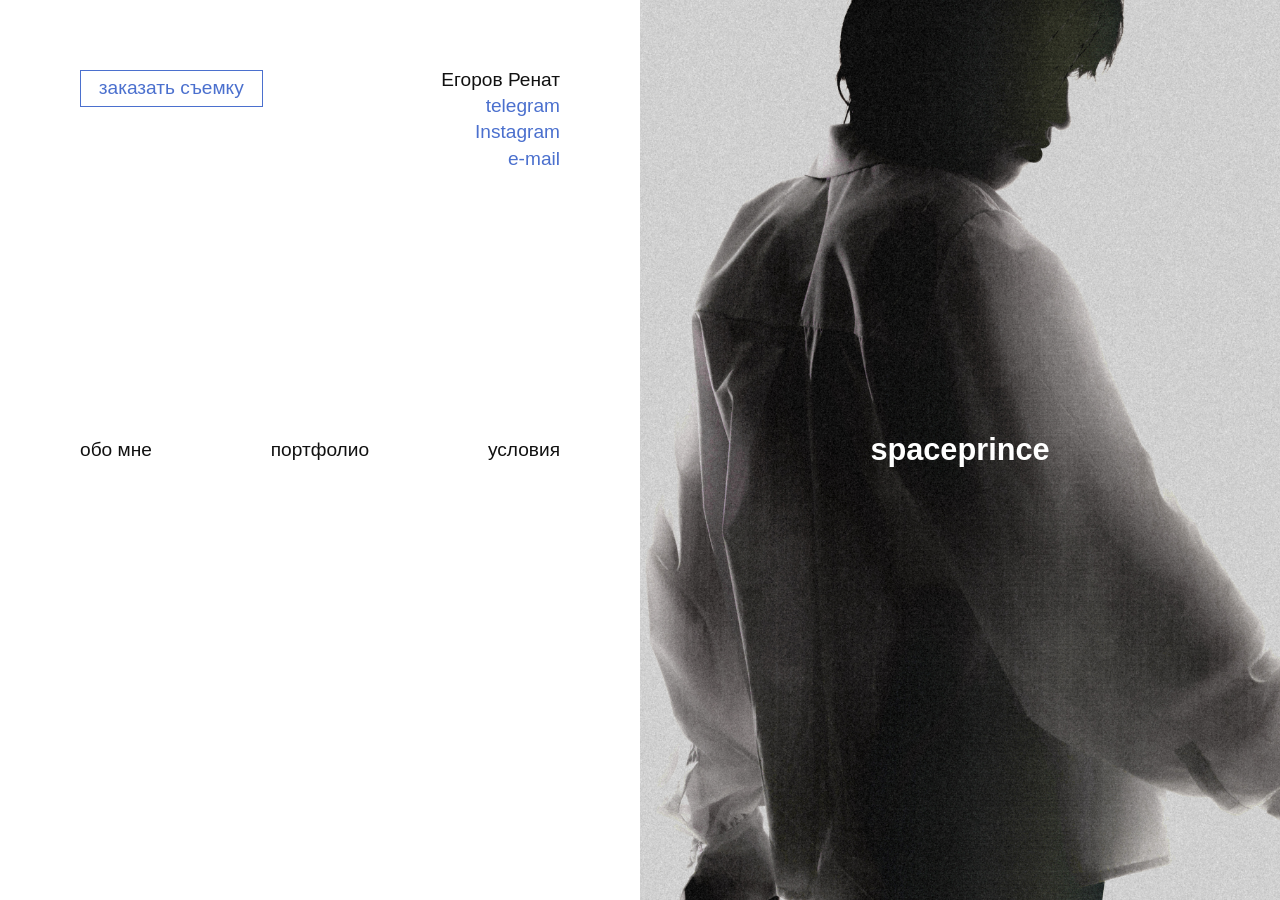
<file: index.html>
<!doctype html>
<html lang="ru">
<head>
  <meta charset="utf-8">
  <meta name="viewport" content="width=device-width, initial-scale=1">
  <meta name="description" content="Егоров Ренат — фотограф. Портфолио и условия съёмки.">
  <title>spaceprince — Егоров Ренат</title>
  <link rel="stylesheet" href="./styles.css">
  <script defer src="./content.js"></script>
  <link rel="stylesheet" href="./mobile.css" media="(max-width: 840px)">
  <script defer src="./mobile.js"></script>
  <script defer src="./site.js"></script>
  <script defer src="./viewer.js"></script>
  <script defer src="./booking.js"></script>
  <script defer src="./typography.js"></script>
</head>
<body>
  <div id="site"></div>
  <dialog id="booking" aria-labelledby="booking-title">
    <button class="booking-close" type="button" aria-label="Закрыть">×</button>
    <h2 id="booking-title">Заказать съёмку</h2>
    <form id="booking-form">
      <div class="booking-row">
        <label>Ваше имя<input name="name" autocomplete="name" required placeholder="Имя"></label>
        <label>Какой формат съёмки интересует?<select name="format" required><option value="">Выберите формат</option></select></label>
      </div>
      <label>Пожелания к съёмке<textarea name="idea" rows="2" placeholder="Расскажите об идее, месте или настроении"></textarea></label>
      <div class="booking-row booking-refs">
        <label>Ссылка на референсы<input type="url" name="reference" placeholder="https://pinterest.com/…"></label>
        <label>Фотографии для примера<input type="file" name="photos" accept="image/*" multiple></label>
      </div>
      <div class="booking-thumbs"></div>
      <fieldset><legend>Где с вами связаться?</legend>
        <div class="booking-channels">
          <label><input type="radio" name="channel" value="telegram" checked><span>Telegram</span></label>
          <label><input type="radio" name="channel" value="vk"><span>ВКонтакте</span></label>
          <label><input type="radio" name="channel" value="email"><span>Почта</span></label>
          <label><input type="radio" name="channel" value="instagram"><span>Instagram</span></label>
        </div>
        <label><span id="booking-contact-label">Ник или номер телефона</span><input name="contact" required placeholder="@username или +7…"></label>
      </fieldset>
      <p class="booking-status" role="status"></p>
      <button type="submit" class="booking-submit">Отправить заявку</button>
    </form>
    <section class="booking-result" hidden><p>В ближайшее время с вами свяжусь, спасибо!</p><button type="button" class="booking-edit">Закрыть окно</button></section>
  </dialog>
</body>
</html>
</file>
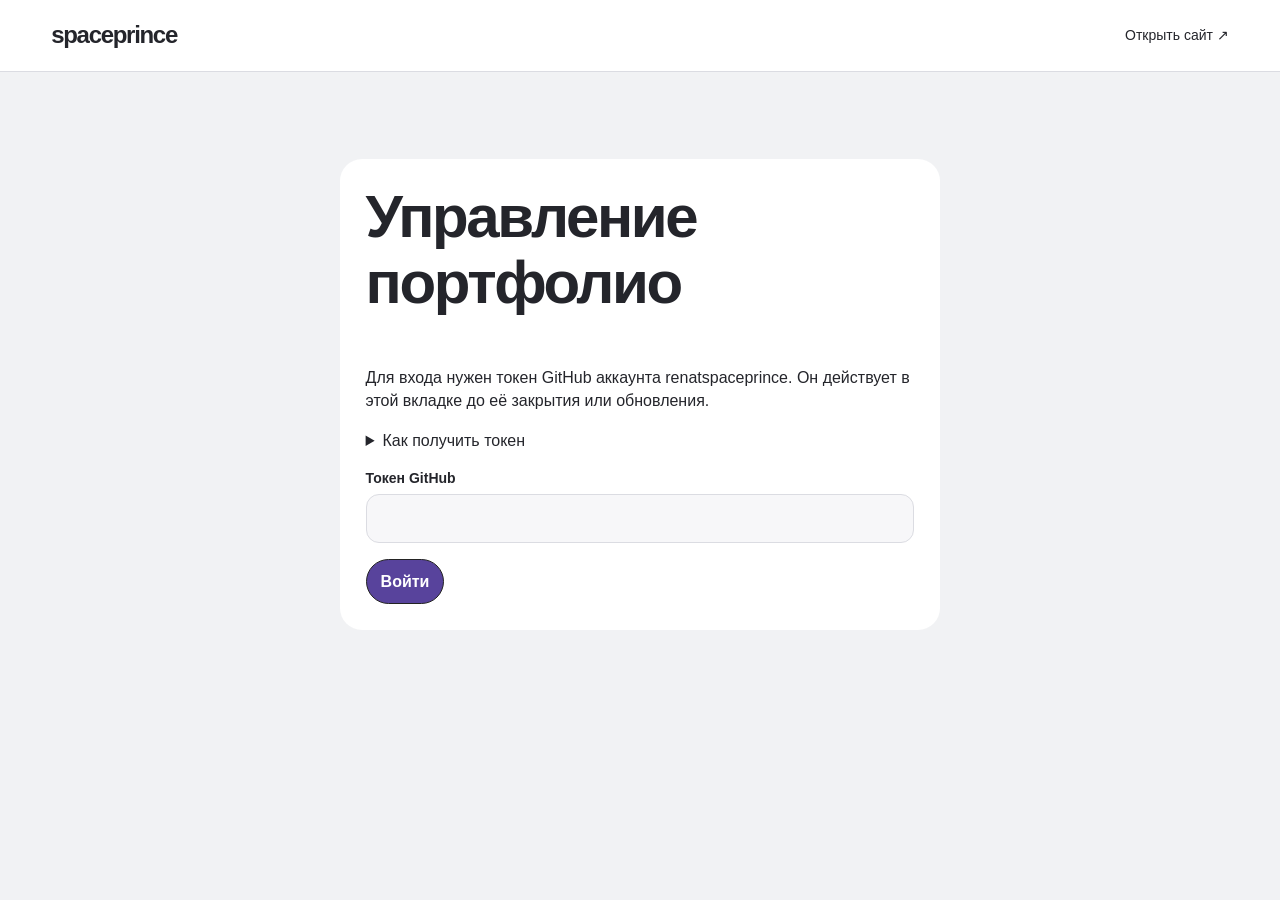
<file: admin/index.html>
<!doctype html>
<html lang="ru"><head><meta charset="utf-8"><meta name="viewport" content="width=device-width,initial-scale=1">
<meta name="robots" content="noindex"><meta http-equiv="Content-Security-Policy" content="default-src 'self'; connect-src https://api.github.com; img-src 'self' blob:; object-src 'none'; base-uri 'none'; form-action 'none'">
<title>Управление портфолио</title><link rel="stylesheet" href="admin.css"><script defer src="admin.js"></script></head>
<body><header><strong>spaceprince</strong><a href="../" target="_blank" rel="noopener">Открыть сайт ↗</a></header>
<main><section id="login"><h1>Управление портфолио</h1><p>Для входа нужен токен GitHub аккаунта renatspaceprince. Он действует в этой вкладке до её закрытия или обновления.</p>
<details><summary>Как получить токен</summary><p>Откройте <a href="https://github.com/settings/personal-access-tokens/new" target="_blank" rel="noreferrer">создание fine-grained token</a>. Введите название «Панель портфолио», выберите срок действия. В Repository access укажите Only select repositories → r.s.portfolio-2026. В разделе Permissions откройте вкладку Repositories и нажмите + Add permissions. Найдите и добавьте Contents. В появившейся строке Contents выберите Read and write. Нажмите Generate token, скопируйте токен и вставьте его в поле «Токен GitHub» на этой странице панели.</p></details>
<form id="auth"><label>Токен GitHub<input id="token" type="password" required autocomplete="off"></label><button class="primary">Войти</button></form></section>
<section id="workspace" hidden><div class="toolbar"><nav><button id="shootTab">Съёмки</button><button id="priceTab">Прайс</button></nav><button id="publish" class="primary">Опубликовать</button><button id="logout">Выйти</button></div>
<div class="columns"><aside id="menu"></aside><article id="edit"></article></div></section><p id="status" role="status" aria-live="polite"></p></main></body></html>
</file>
<file: styles.css>
@font-face {
  font-family: "TT Fors";
  src: local("TT Fors Trial Light"), local("TTForsTrial-Light");
  font-weight: 300;
}
@font-face {
  font-family: "TT Fors";
  src: local("TT Fors Trial Medium"), local("TTForsTrial-Medium");
  font-weight: 500;
}
@font-face {
  font-family: "TT Fors";
  src: local("TT Fors Trial DemiBold"), local("TTForsTrial-DemiBold");
  font-weight: 600;
}
@font-face {
  font-family: "Playfair Display Local";
  src: local("Playfair Display Regular"), local("Playfair Display");
  font-style: normal;
}
@font-face {
  font-family: "Playfair Display Local";
  src: local("Playfair Display Italic");
  font-style: italic;
}
@font-face {
  font-family: "Noto Serif Local";
  src: local("Noto Serif SemiCondensed"), local("Noto Serif");
}

:root {
  font-size: min(1.111111vw, 1.777778svh);
  --type-reduction: 0px;
  --ink: #111;
  --muted: #999;
  --paper: #fff;
  --panel: #f1f1f1;
  --frame: #a9a9a9;
  --edge: 12.5%;
  --top: 7.777778svh;
  --gallery-gap: 1.25rem;
  font-family: "TT Fors", "Avenir Next", Arial, sans-serif;
  font-weight: 300;
  color: var(--ink);
}

*, *::before, *::after { box-sizing: border-box; }
body { margin: 0; background: var(--paper); }
h1, h2, p { margin: 0; }
h2, b { font-weight: inherit; }
a { color: inherit; text-decoration: none; }
a:hover { color: var(--ink); }
a:focus-visible { outline: 2px solid var(--ink); outline-offset: 4px; }
main:focus { outline: none; }
address { font-style: normal; }
.muted { color: var(--muted); }
.photo { display: block; width: 100%; height: 100%; object-fit: cover; }
.visually-hidden {
  position: absolute;
  width: 1px;
  height: 1px;
  overflow: hidden;
  clip-path: inset(50%);
  white-space: nowrap;
}

.layout { display: grid; grid-template-columns: repeat(2, minmax(0, 1fr)); }
.sidebar {
  height: 100svh;
  position: sticky;
  top: 0;
  background: var(--paper);
  font-size: calc(1.34375rem - var(--type-reduction));
  line-height: 1;
}
.primary {
  position: absolute;
  inset: 50% var(--edge) auto;
  transform: translateY(-50%);
  display: flex;
  justify-content: space-between;
  gap: 1rem;
  white-space: nowrap;
}
.upper {
  position: absolute;
  top: var(--top);
  right: var(--edge);
  display: flex;
  flex-direction: column;
  align-items: flex-end;
  gap: .5rem;
  text-align: right;
}
.categories, .primary, .shoot-links { text-transform: lowercase; }
.categories a, .contact-links a, .shoot-links a, .layout:not(.page-home) .primary a { color: var(--muted); }
.layout a:hover, .layout a[aria-current],
.layout:not(.page-home) .primary a:is(:hover, [aria-current]) { color: var(--ink); }
.categories a[href$="/creative"] { margin-top: .625rem; }
.shoot-links {
  position: absolute;
  left: 3.75rem;
  top: min(calc(50% + 18.4375rem), calc(100% - 7.5rem));
  display: grid;
  justify-items: start;
  gap: .5rem;
}

.content { min-width: 0; min-height: 100svh; background: var(--panel); }
.hero { position: relative; min-height: 100svh; display: grid; place-items: center; }
.hero .photo { position: absolute; inset: 0; }
.hero h1 { position: relative; font-size: calc(2.16rem - var(--type-reduction)); font-weight: 600; line-height: 1; color: #fff; }

.page-about .content {
  position: relative;
  min-height: max(100svh, 53rem);
  font-size: calc(1.34375rem - var(--type-reduction));
  line-height: 1;
}
.about-portrait {
  position: absolute;
  left: 10.6944%;
  top: var(--top);
  width: 29.0278%;
  aspect-ratio: 209 / 253;
  overflow: hidden;
}
.about-services {
  position: absolute;
  left: 50%;
  right: 10.75%;
}
.about-services { top: var(--top); }
.about-services .muted { margin-top: 2.244rem; }
.about-services b { color: var(--ink); }
@media (min-width: 841px) {
  .about-bottom {
    position: absolute; top: calc(var(--top) + 35.395rem); left: 10.6944%; right: 10.75%;
    display: grid; grid-template-columns: 50% 1fr; align-items: end;
  }
  .about-clients { grid-area: 1 / 2; }
  .page-about .about-bottom .booking-button { position: static; grid-area: 1 / 1; justify-self: start; }
}
@media (max-width: 840px) { .about-bottom { display: contents; } }
.about-clients .muted { margin-top: .605rem; text-transform: lowercase; }
.about-services span, .about-clients span { display: block; }
.about-name {
  position: absolute;
  top: calc(var(--top) + 19.5rem);
  left: 48.6111%;
  font: 400 calc(5.3475rem - var(--type-reduction))/.8565 "Playfair Display Local", Georgia, serif;
  letter-spacing: -.02em;
  font-kerning: none;
  text-box-trim: trim-both;
  text-box-edge: cap alphabetic;
  color: #000;
}
.about-name em { display: block; font-weight: inherit; }

.photos {
  display: grid;
  grid-template-columns: repeat(2, minmax(0, 1fr));
  gap: var(--gallery-gap);
  margin: var(--top) auto;
}
.photos > * { display: block; height: auto; }
.all-grid { width: 70.4251%; gap: 1.168rem; }
.all-grid > * { aspect-ratio: 244.183 / 320.48; }
.category-grid { width: 77.3889%; grid-template-columns: minmax(0, 1fr); gap: 1.25rem; }
.category-grid > * { aspect-ratio: 557.2 / 731.301; }
.shoot-grid { width: 74.3651%; gap: 1.243rem; }
.shoot-grid > * { aspect-ratio: 257.772 / 338.314; }
.cover { overflow: hidden; }


.more {
  width: min(72.7083%, 32.718rem);
  position: absolute;
  bottom: max(1.75rem, calc(50% - 25.625rem));
  left: calc(50% + .09375rem);
  transform: translateX(-50%);
  text-align: center;
  font-size: calc(1.15625rem - var(--type-reduction));
  white-space: nowrap;
}
.strip { display: grid; grid-template-columns: repeat(4, minmax(0, 1fr)); gap: .6875rem; }
.strip > * { height: auto; aspect-ratio: 122.621 / 160.935; }
@media (prefers-reduced-motion: no-preference) {
  .strip { overflow: hidden; isolation: isolate; }
  .strip > :first-child { z-index: 3; }
  .strip > :nth-child(2) { z-index: 2; }
  .strip > :nth-child(3) { z-index: 1; }
}
.terms-back {
  display: inline-flex;
  align-items: center;
  gap: .4em;
  min-height: 24px;
  margin-bottom: .6rem;
  font-size: .9375rem;
  color: var(--muted);
}
.terms-back:is(:hover, :focus-visible) { color: var(--ink); text-decoration: underline; text-underline-offset: .18em; }
.more a { display: inline-block; margin-top: .625rem; }
.more a:hover { text-decoration: underline; }

.serif {
  font: 400 calc(3.6788rem - var(--type-reduction))/.9 "Noto Serif Local", Georgia, serif;
  letter-spacing: -.02em;
  font-stretch: semi-condensed;
  font-variation-settings: "wdth" 87.5;
  font-kerning: none;
  text-box-trim: trim-both;
  text-box-edge: cap alphabetic;
}
.serif span, .terms-overview aside span { display: block; }

.terms-overview {
  margin: var(--top) 5.42% var(--top);
  min-height: calc(100svh - 2 * var(--top));
  display: grid;
  grid-template-rows: auto 1fr auto;
  gap: 2rem;
}

.term-options {
  display: flex;
  flex-direction: column;
  align-items: flex-start;
  align-self: start;
  gap: 2.25rem;
  margin-left: 1.25rem;
  font-size: calc(1.34375rem - var(--type-reduction));
  line-height: 1;
}
.term-options a { display: grid; grid-template-columns: 1.6469rem 1fr; align-items: center; gap: 1.875rem; }
.term-options a:hover > span { text-decoration: underline; text-decoration-thickness: 1px; }
.term-options small { display: block; margin-top: .25rem; color: var(--muted); font-size: inherit; }
.arrow { display: block; transform: translateX(-1px); }
.terms-contact { line-height: 1; }
.terms-contact h2 { font-size: calc(1.34375rem - var(--type-reduction)); font-weight: 500; margin-bottom: .25rem; }
.terms-contact p { font-size: calc(1.15625rem - var(--type-reduction)); color: var(--muted); }

.terms-detail {
  margin: var(--top) 8.3333% var(--top) 6.9444%;
  min-height: calc(100svh - 2 * var(--top));
  display: flex;
  flex-direction: column;
  justify-content: space-between;
  gap: 2.5rem;
  font-size: calc(1.15625rem - var(--type-reduction));
  line-height: 1;
}
.terms-detail header p { margin-top: 1.375rem; }
.terms-detail :is(p, h2) { text-transform: lowercase; }
.terms-detail p { white-space: pre-line; }
.service-sections { display: grid; gap: 1.375rem; }
.terms-detail h2 { font-size: inherit; margin-bottom: .375rem; }
.terms-detail:is([data-category="creative"], [data-category="food"]) .service-sections h2 { font-weight: 500; }
.terms-detail footer p + p { margin-top: .375rem; }
.terms-detail[data-category="food"] footer p:first-child { color: var(--ink); }
.service-sections p, .terms-detail footer p { color: var(--muted); }

@media (min-width: 841px) {
  .layout { height: 100svh; grid-template-rows: minmax(0, 1fr); }
  .content { position: relative; }
  .page-portfolio .content { overflow-y: auto; }
  .about-portrait { width: min(29.0278%, 13.0625rem); }
  .term-options { margin-top: 6.1875rem; }
  .terms-overview h1, .terms-detail h1 { height: 6.0625rem; }
  .terms-detail header { position: relative; }
  .terms-back { position: absolute; bottom: 100%; left: 0; margin-bottom: .65rem; }
  .terms-detail:is([data-category="catalog"], [data-category="food"]) h1 { height: 2.6875rem; }
}

@media (min-width: 1800px) {
  :root { --type-reduction: 2.5px; }
}

@media (max-width: 840px) {
  :root {
    font-size: 16px;
    --muted: #646464;
    --gallery-gap: .875rem;
    --mobile-edge: 1.25rem;
  }
  .layout { display: flex; flex-direction: column; min-height: 100svh; }
  .sidebar { display: contents; font-size: 1rem; }
  .primary, .upper, .shoot-links, .more { position: static; transform: none; }
  .primary { order: 0; padding: 1.375rem var(--mobile-edge); }
  .upper { order: 1; padding: 0 var(--mobile-edge) 1.5rem; }
  .contacts { order: -1; padding: 1.375rem var(--mobile-edge) 0; }
  .shoot-links { order: 2; padding: 0 var(--mobile-edge) 1.5rem; }
  .content { order: 3; flex: 1; min-height: auto; }
  .hero { min-height: 60svh; }
  .hero h1 { font-size: 2rem; }
  .page-about .content {
    min-height: auto;
    display: grid;
    grid-template-columns: minmax(0, 2fr) minmax(0, 3fr);
    align-items: start;
    gap: 1.4rem 1rem;
    padding: 1.5rem var(--mobile-edge) 2rem;
    font-size: 1rem;
    line-height: 1.15;
  }
  .about-portrait, .about-services, .about-clients, .about-name { position: static; }
  .about-portrait { width: 100%; grid-row: 1 / 3; }
  .about-services .muted { margin-top: .875rem; }
  .about-name { font-size: clamp(2rem, 9vw, 4.75rem); }
  .about-clients { grid-column: 1 / -1; }
  .photos { width: auto; margin: 1.5rem var(--mobile-edge); }
  .terms-overview, .terms-detail {
    min-height: auto;
    margin: 1.75rem var(--mobile-edge) 2.5rem;
    gap: 2.25rem;
    line-height: 1.2;
  }
  .terms-overview h1, .terms-detail h1 { font-size: clamp(2rem, 8.5vw, 4rem); }
  .term-options { gap: 1.25rem; margin: 0; font-size: 1rem; line-height: 1.2; }
  .term-options a { gap: .875rem; }
  .terms-contact { line-height: 1.2; }
  .terms-contact h2 { font-size: 1.125rem; }
  .terms-contact p, .terms-detail { font-size: 1rem; }
  .terms-overview aside span { display: inline; }
  .terms-overview aside span + span::before { content: " "; }
  .terms-detail header p { margin-top: 1rem; }
  .more { order: 4; width: 100%; padding: 1.5rem var(--mobile-edge); font-size: 1rem; }
}

@media (max-width: 520px) {
  .shoot-grid { grid-template-columns: minmax(0, 1fr); }
}

.sidebar nav a[aria-current], .gallery-tools .back {
  text-decoration: underline;
  text-underline-offset: .15em;
  text-decoration-thickness: 1px;
}
.gallery-tools {
  width: 77.3889%;
  margin: 0 auto;
  height: var(--top);
  display: flex;
  align-items: center;
  justify-content: space-between;
  font-size: calc(1.25rem - var(--type-reduction));
}
.view { border: 0; background: transparent; color: inherit; font: inherit; padding: .25em 0; cursor: pointer; }
.photos[data-columns="1"] { grid-template-columns: minmax(0,1fr); }
.photos[data-columns="2"] { grid-template-columns: repeat(2,minmax(0,1fr)); }
.photos > * { aspect-ratio: 557 / 731; }
.cover { position: relative; }
.cover img { transition: filter .18s ease; }
.cover:is(:hover,:focus-visible) img { filter: brightness(.72); }
.cover-name {
  position: absolute; inset: auto .6rem .8rem; text-align: center;
  font-size: 1.0625rem; line-height: 1.1; color: white;
  text-transform: lowercase; white-space: nowrap; opacity: 0;
  pointer-events: none; transition: opacity .18s ease;
}
.cover-name.smaller { font-size: calc(1.0625rem - 2px); }
.cover-name.wrapped { white-space: normal; overflow-wrap: anywhere; display: -webkit-box; -webkit-line-clamp: 2; -webkit-box-orient: vertical; overflow: hidden; }
.cover:is(:hover,:focus-visible) .cover-name { opacity: 1; }
@media (min-width:841px) {
  .page-about .about-portrait { top: 50%; transform: translateY(-50%); }
  .categories.upper { right: var(--menu-right,var(--edge)); top: auto; bottom: calc(50% + 2.625rem); }
  .categories a[href$="/creative"] { margin: 0 0 1.375rem; }
  .shoot-links {
    inset: calc(50% + 2.625rem) var(--menu-right, var(--edge)) auto var(--edge);
    max-height: calc(50% - 2.625rem - 1rem);
    grid-auto-rows: max-content;
    justify-items: end;
    text-align: right;
    overflow-wrap: anywhere;
    overflow-x: hidden;
    overflow-y: auto;
    overscroll-behavior-y: contain;
    scrollbar-width: none;
  }
  .shoot-links::-webkit-scrollbar { display: none; }
  .photos { width:77.3889%; gap:1.25rem; margin:0 auto var(--top); }
}
@media (max-width:840px) {
  .gallery-tools { width:auto; margin:0 var(--mobile-edge); height:3rem; }
  .gallery-tools ~ .photos { margin-top:0; }
}


.contact-links { display: flex; flex-direction: column; align-items: flex-end; gap: inherit; }

.terms-links { position: absolute; left: var(--edge); top: calc(50% + 2.625rem); }
.terms-links .contact-links { align-items: flex-start; gap: .5rem; }
.contact-links a {
  position: relative;
  transition: color 180ms ease;
}
.contact-links a::after {
  content: "";
  position: absolute;
  inset: auto 0 -.08em;
  height: 1px;
  background: currentColor;
  transform: scaleX(0);
  transform-origin: left;
  transition: transform 180ms ease;
}
.contact-links a:is(:hover, :focus-visible) { color: var(--ink); }
.contact-links a:is(:hover, :focus-visible)::after { transform: scaleX(1); }
@media (max-width: 840px) {
  .terms-links { position: static; order: 0; padding: 0 var(--mobile-edge) 1.5rem; }
}
@media (prefers-reduced-motion: reduce) {
  .contact-links a, .contact-links a::after { transition: none; }
}

:root { --blue: #4b70ce; --blue-active: #3a5baf; }
.layout :is(.categories, .shoot-links, .contact-links) a { color: var(--blue); }
.layout :is(.categories, .shoot-links, .contact-links) a:is(:hover, :focus-visible, [aria-current]) { color: var(--blue-active); }
.booking-button {
  position: absolute; z-index: 1; right: var(--menu-right, var(--edge)); top: var(--top);
  font: inherit; line-height: 1; cursor: pointer; padding: .5rem 1.25rem .625rem;
  border: 1px solid var(--blue); background: white; color: var(--blue);
  transition: background-color .16s, color .16s;
}
.page-home .booking-button { left: var(--edge); right: auto; }
.page-about .booking-button { background: transparent; }
.page-about .booking-button:is(:hover, :focus-visible) { background: var(--blue); }
.booking-button:is(:hover, :focus-visible), .page-terms .booking-button { background: var(--blue); color: white; }
.page-terms .booking-button:is(:hover, :focus-visible) { background: white; color: var(--blue); }

body:has(#booking[open]) { overflow: hidden; }
#booking {
  width: min(49.75rem, calc(100vw - 2rem)); height: min(44.25rem, calc(100dvh - 2rem));
  max-height: none; max-width: none; margin: auto; padding: 2.5rem 3rem;
  border: 0; border-radius: 1.25rem; background: white; color: var(--ink); overflow: auto;
  font-size: max(14px, 1rem);
}
#booking::backdrop { background: rgb(0 0 0 / .38); }
#booking h2 { margin: 0 2rem 1.6rem 0; font: 400 2.8rem/1.05 "Noto Serif Local", Georgia, serif; letter-spacing: -.045em; }
#booking button, #booking input, #booking textarea, #booking select { font: inherit; }
.booking-close { position: absolute; right: 1.4rem; top: 1.25rem; width: 38px; height: 38px; border: 0; border-radius: 50%; background: #f1f3f8; cursor: pointer; }
#booking .booking-close { font-size: 1.65rem; }
#booking-form:not([hidden]), #booking fieldset { display: grid; gap: 1rem; }
.booking-row { display: grid; grid-template-columns: 1fr 1fr; gap: 1rem; }
#booking label { display: grid; gap: .4rem; min-width: 0; }
#booking :is(input:not([type=radio]), select, textarea) {
  width: 100%; min-width: 0; padding: .7em .85em; border: 1px solid #cfd4df;
  background: #fafbfe; border-radius: .55rem; color: var(--ink);
}
#booking textarea { resize: vertical; }
#booking input::file-selector-button { color: var(--blue-active); border: 0; background: #e9efff; border-radius: .3rem; cursor: pointer; }
#booking :focus-visible { outline: 2px solid var(--blue); outline-offset: 2px; }
#booking fieldset { border: 0; padding: 0; margin: 0; min-width: 0; gap: .7rem; }
#booking legend { padding: 0; margin-bottom: .5rem; }
.booking-channels, .booking-thumbs { display: flex; flex-wrap: wrap; gap: .45rem; }
.booking-thumbs:empty { display: none; }
.booking-thumbs img { width: 3rem; height: 3rem; object-fit: cover; border-radius: .4rem; }
.booking-channels label { position: relative; cursor: pointer; }
.booking-channels input { position: absolute; opacity: 0; }
.booking-channels span { padding: .45em .85em; border-radius: 2em; background: #f2f3f5; }
.booking-channels input:checked + span { color: var(--blue-active); background: #e8eeff; box-shadow: inset 0 0 0 1px var(--blue); }
.booking-channels input:focus-visible + span { outline: 2px solid var(--blue); outline-offset: 2px; }
.booking-submit, .booking-edit { justify-self: start; padding: .72em 1.3em; border: 0; border-radius: .55rem; background: var(--blue); color: white; cursor: pointer; }
.booking-result:not([hidden]) { display: grid; gap: 1rem; margin-top: 3rem; }
@media (max-width: 840px) {
  .layout .booking-button { position: static; align-self: flex-start; order: 1; margin: .5rem var(--mobile-edge) 1rem; }
  .page-about .booking-button { grid-column: 1 / -1; justify-self: start; }
  #booking { padding: 1.6rem; height: auto; max-height: calc(100dvh - 2rem); }
  #booking h2 { font-size: 2rem; }
}
@media (max-width: 560px) {
  .booking-row { grid-template-columns: 1fr; }
  #booking { font-size: 16px; }
}

.frame-open { width:100%; min-width:0; padding:0; border:0; background:none; cursor:zoom-in; overflow:hidden; }
.related-work h2 { width:77.3889%; margin:2rem auto 1rem; border-top:1px solid #aaa; padding-top:1rem; font:inherit; }
.mobile-page .related-work h2 { width:100%; }
body:has(.frame-viewer[open]) { overflow:hidden; }
.frame-viewer { position:fixed; inset:0; width:100%; height:100dvh; max-width:none; max-height:none; margin:0; padding:0; border:0; background:#111; color:white; }
.frame-viewer[open] { display:grid; grid-template-rows:minmax(0,1fr) auto; }
.viewer-slides,.viewer-thumbs { display:flex; overflow-x:auto; scrollbar-width:none; overscroll-behavior:contain; }
.viewer-slides { scroll-snap-type:x mandatory; }
.viewer-slides img { flex:0 0 100%; width:100%; height:100%; min-width:0; object-fit:contain; scroll-snap-align:center; }
.frame-viewer button { cursor:pointer; color:white; }
.viewer-close,.viewer-prev,.viewer-next { position:absolute; width:44px; height:44px; border:0; border-radius:50%; background:#161616aa; font:30px/1 Arial,sans-serif; }
.viewer-close { top:max(12px,env(safe-area-inset-top)); right:12px; }
.viewer-prev,.viewer-next { top:45%; }
.viewer-prev { left:8px; } .viewer-next { right:8px; }
.frame-viewer button:disabled { visibility:hidden; }
.viewer-thumbs { gap:6px; justify-content:safe center; padding:10px 12px max(10px,env(safe-area-inset-bottom)); }
.viewer-thumbs button { flex:none; width:46px; height:56px; border:2px solid transparent; opacity:.55; background:none; padding:1px; }
.viewer-thumbs button[aria-pressed=true] { border-color:white; opacity:1; }
.portfolio-footer { display:flex; flex-direction:column; align-items:stretch; gap:0; width:77.3889%; margin:1.5em auto 2em; padding-top:0; font:inherit; text-align:left; }
.mobile-page .portfolio-footer { width:100%; }
.services-end { display:block; white-space:nowrap; color:var(--ink,#111); }
.portfolio-terms { align-self:stretch; display:flex; align-items:center; justify-content:space-between; gap:8px; min-height:54px; padding:10px 16px; background:#131313; color:white; margin-top:1em; text-decoration:none; }
.portfolio-terms::after { content:"→"; font-family:Arial,sans-serif; }

.portfolio-footer > a:not(.portfolio-terms) { display:flex; align-items:center; justify-content:space-between; gap:1em; min-height:44px; padding:.55em 0; }
.portfolio-footer > a + a:not(.portfolio-terms) { border-top:1px solid #ccc; }
.portfolio-footer > a:not(.portfolio-terms)::after { content:"↗"; font-family:Arial,sans-serif; }
</file>
<file: mobile.css>
.mobile-page { --pad: 16px; text-transform:lowercase; background: white; color: #111; min-height: 100dvh; }
.mobile-page :is(h1,h2,strong,.m-bar) { font-family: Inter,Arial,sans-serif; }
.mobile-page button { font: inherit; cursor: pointer; }
.m-bar,.m-menu header { display:flex; align-items:center; justify-content:space-between; padding:0 12px 0 var(--pad); height:clamp(44px,8dvh,64px); flex:none; font-size:20px; font-weight:500; }
.m-bar button,.m-menu header button { display:grid; align-content:center; justify-items:center; gap:5px; width:48px; height:100%; background:none; border:none; color:inherit; }
.m-bar i { width:24px; height:2px; background:currentColor; }
.mobile-page main { padding: 16px var(--pad) max(24px,env(safe-area-inset-bottom)); }
.mobile-page :is(h1,h2,strong) { line-height:1.05; font-weight:700; letter-spacing:-.045em; }
.mobile-page h1 { font-size:38px; }
.mobile-page .m-action { display:flex; position:static; justify-content:space-between; align-items:center; gap:8px; padding:10px 16px; border:0; background:#131313; color:white; min-height:clamp(42px,7dvh,54px); text-align:left; font:inherit; }
.m-action::after,.m-menu nav :is(a,button)::after { content:'→'; font-family:Arial,sans-serif; }
.m-home,.m-about { height:100dvh; min-height:0; display:flex; flex-direction:column; }
.m-home main,.m-about main { flex:1; min-height:0; display:grid; gap:clamp(8px,2dvh,16px); }
.m-home main { grid-template-rows:minmax(0,1fr) auto auto; }
.m-home h1 { font-size:min(16vw,8dvh,68px); }
.m-home img { min-height:0; }
.m-home h1,.m-bio h1 { text-transform:none; }
.m-about main { grid-template-rows:auto minmax(min-content,1fr) auto auto; font-size:clamp(13px,min(4.2vw,2.35dvh),18px); line-height:1.23; }
.m-bio { display:grid; grid-template-columns:38% 1fr; gap:5%; align-items:center; min-height:0; }
.m-bio img { min-height:0; max-height:100%; height:auto; aspect-ratio:137/204; max-height:29dvh; }
.m-bio h1 { font-size:1.15em; }
.m-bio p { margin-top:.55em; }
.m-clients p,.m-bio p:last-child { color:#666; }
.m-about-actions { display:grid; grid-template-columns:1fr 1fr; gap:8px; }
.m-about-actions a:last-child { background:#98deef; color:#111; }
.mobile-page .contact-links { display:flex; flex-direction:column; align-items:flex-start; gap:.2em; }
.mobile-page .contact-links a { color:#666; text-decoration:none; }
.mobile-page .contact-links a::after { content:none; }
.m-contact { text-align:center; }
.m-about .m-contact .contact-links { flex-direction:row; justify-content:space-around; }
.m-about .m-clients { padding-top:clamp(0px, calc(12dvh - 56px), 38px); }
.m-about .m-bio h1 { font-size:1.5em; }
.m-about :is(.m-clients p,.m-bio p:last-child,.contact-links a) { color:var(--muted); }
.m-contact .contact-links { margin-top:.45em; }
.m-menu { position:fixed; inset:0; margin:0; width:100%; max-width:none; height:100dvh; max-height:none; border:0; padding:12px var(--pad) max(20px,env(safe-area-inset-bottom)); background:white; color:#111; }
.m-menu[open] { display:flex; flex-direction:column; }
body:has(.m-menu[open]) { overflow:hidden; }
.m-menu header { padding:0; font-size:22px; }
.m-menu header strong { font-weight:400; }
.m-menu header button { font-size:30px; }
.m-menu nav :is(a,button) { display:flex; justify-content:space-between; align-items:center; width:100%; border:0; border-bottom:1px solid #ddd; background:white; color:inherit; padding:min(1.6dvh,13px) 0; text-align:left; font:400 clamp(19px,min(8vw,4.1dvh),32px)/1.05 Inter,Arial,sans-serif; letter-spacing:-.045em; }

.m-menu nav :is(a,button)::after { font-size:19px; font-weight:400; }
.m-menu footer { margin-top:auto; }
.m-menu footer button { width:100%; }
.m-menu footer .contact-links { margin-top:12px; }
.m-portfolio main { padding-top:8px; }
.m-portfolio h1:not(:has(+ .shoot-grid)) { position:static; width:auto; height:auto; clip-path:none; overflow:visible; white-space:normal; font-size:30px; margin-bottom:8px; }
.m-portfolio .photos { width:100%; margin:0; display:grid; grid-template-columns:repeat(2,minmax(0,1fr)); gap:8px; }
.m-portfolio .photos > * { aspect-ratio:175/225; }
.m-terms main { display:grid; gap:16px; font-size:17px; line-height:1.38; }
.m-terms section,.m-terms details,.m-option { border-top:1px solid #d9d9d9; padding-top:16px; }
.m-terms h2,.m-option strong,.m-terms summary strong { display:block; font-size:24px; }
.m-terms section p,.m-option span { color:#525252; }
.m-option,.m-terms summary { position:relative; padding-right:32px; }
.m-option::after,.m-terms summary::after { position:absolute; right:4px; top:50%; content:'↗'; }
.m-terms summary { list-style:none; cursor:pointer; }
.m-terms summary::-webkit-details-marker {display:none;}
.m-terms summary::after { content:'+'; top:0; }
.m-terms details[open] summary::after { content:'−'; }
.m-terms details p { margin-top:10px; }
.m-terms .strip { gap:6px; }
@media (max-height:520px) and (orientation:landscape) {
  .m-home main { grid-template-columns:1fr 1fr; grid-template-rows:1fr auto; }
  .m-home img { grid-row:span 2; }
  .m-home h1 { align-self:center; }
  .m-about main { grid-template-columns:1fr 1fr; grid-template-rows:minmax(0,1fr) auto; }
  .m-menu nav { display:grid; grid-template-columns:1fr 1fr; gap:0 20px; }
}
.mobile-page button { text-transform:inherit; }
.m-portfolio h1:has(+ .shoot-grid) { text-transform:none; }
.m-about-actions { grid-template-columns:repeat(2,minmax(0,1fr)); }
.m-about-actions .action-label { min-width:0; white-space:nowrap; }
.m-about-actions.two-lines .action-label > span { display:block; }
</file>
<file: admin/admin.css>
*{box-sizing:border-box}body{margin:0;background:#f6f5f2;color:#232323;font:16px/1.45 -apple-system,BlinkMacSystemFont,Arial,sans-serif}header,.toolbar,nav,.controls{display:flex;align-items:center;gap:10px;flex-wrap:wrap}header{justify-content:space-between;padding:20px 5vw;border-bottom:1px solid #ccc}header strong{font-size:24px;letter-spacing:-1.3px}a{color:inherit}main{max-width:1260px;margin:auto;padding:32px 4vw}#login{max-width:560px;margin:7vh auto}h1,h2,h3{line-height:1.1;font-weight:550;letter-spacing:-.04em}h1{font-size:clamp(32px,5vw,60px)}label{display:grid;gap:6px;margin:16px 0}input,textarea,select,button{font:inherit;color:inherit}input,textarea,select{width:100%;border:1px solid #bbb;background:white;padding:10px;border-radius:6px}textarea{resize:vertical;min-height:72px}button{border:1px solid #bbb;border-radius:6px;background:white;padding:7px 12px;cursor:pointer}button:disabled{opacity:.45;cursor:default}.primary,button[aria-pressed=true]{background:#232323;color:white;border-color:#232323}.toolbar{padding-bottom:20px;border-bottom:1px solid #ccc}.toolbar nav{margin-right:auto}.columns{display:grid;grid-template-columns:minmax(200px,1fr) 3fr;gap:28px;margin-top:24px}aside button{display:block;width:100%;text-align:left;margin:5px 0}article{background:white;padding:20px 28px;border-radius:8px}.grid{display:grid;grid-template-columns:repeat(2,minmax(0,1fr));gap:12px}.card{border:1px solid #ddd;border-radius:6px;padding:8px}.card img{width:100%;height:165px;object-fit:cover}.controls button{font-size:14px;padding:4px 8px}.controls{gap:4px;margin:6px 0}.card small{display:block;color:#555}#status{position:sticky;bottom:0;background:#f6f5f2;padding:10px 0}#status:empty{display:none}summary{cursor:pointer}.block{border-top:1px solid #ddd;margin-top:20px}button:focus-visible,a:focus-visible{outline:3px solid #486690}aside [aria-pressed=true]{font-weight:600}@media(max-width:700px){.columns{grid-template-columns:1fr}article{padding:16px}#login{margin:0}}

:root{--paper:#f1f2f4;--ink:#24252b;--muted:#595d69;--accent:#58439c;--tint:#eeeaf8;--line:#dbdce2}
body{background:var(--paper);color:var(--ink);font-family:Inter,"Helvetica Neue",Arial,sans-serif}
header{background:#fff;padding:18px max(4vw,20px);border-color:var(--line)}header a{font-size:14px;text-decoration:none}main{max-width:1520px;padding:24px clamp(16px,4vw,70px) 40px}
button{border-color:transparent;border-radius:12px;font-weight:550;padding:10px 14px}button:not(:disabled):hover{background:var(--tint);color:var(--accent)}button.primary{background:var(--accent);color:white;border-radius:24px}.toolbar{border:0;gap:8px}.toolbar nav{background:#e1e2e7;border-radius:22px;padding:4px;gap:2px}.toolbar nav button{border:0;border-radius:18px;background:transparent}.toolbar nav button[aria-pressed=true]{background:white;color:var(--ink);box-shadow:0 1px 4px #24252b18}.columns{grid-template-columns:minmax(240px,300px) minmax(0,1fr);margin:0;gap:clamp(14px,2vw,32px);align-items:start}
aside,article,#login{background:#fff;border-radius:22px;padding:clamp(18px,2vw,36px)}aside{position:sticky;top:14px;max-height:calc(100svh - 28px);overflow:auto}h2{font-size:clamp(27px,3vw,46px);margin:0 0 20px;overflow-wrap:anywhere}aside h2{font-size:24px}h3{margin:30px 0 12px;font-size:22px}input,select,textarea{background:#f7f7f9;border:1px solid var(--line);border-radius:13px;padding:12px;font-size:16px}input:focus,textarea:focus,select:focus{outline:2px solid var(--accent);outline-offset:2px}label{font-size:14px;font-weight:550}textarea{min-height:95px;line-height:1.45}
aside>button{background:var(--tint);color:var(--accent)}aside summary,.block summary{cursor:pointer;font-weight:600;padding:12px 0}aside details{border-top:1px solid var(--line);margin-top:12px}aside summary small{float:right;color:var(--muted)}aside details button{display:flex;align-items:center;gap:10px;font-weight:450;margin:1px 0;padding:6px;overflow-wrap:anywhere}aside details img{width:34px;height:42px;object-fit:cover;border-radius:7px}aside button[aria-pressed=true]{background:var(--tint);color:var(--accent)}.controls button{background:#f1f1f4;padding:7px 10px;border-radius:10px}.drop{position:relative;text-align:center;place-content:center;min-height:108px;border:1.5px dashed #b8adcf;border-radius:17px;background:#faf9fd;color:var(--accent);cursor:pointer}.drop input{position:absolute;inset:0;opacity:0;cursor:pointer}.drop:focus-within,.drop.over{outline:2px solid var(--accent)}.drop small{font-weight:400;color:var(--muted)}.grid{grid-template-columns:repeat(2,minmax(0,1fr));gap:14px}.card{position:relative;border-radius:16px;border-color:var(--line);overflow:hidden;padding:0 0 8px}.card img{display:block;width:100%;height:auto;aspect-ratio:257.772/338.314;cursor:grab}.card small,.card .controls{margin:8px 10px}.grip{position:absolute;right:8px;top:8px;width:44px;height:44px;background:#fffffff2;cursor:grab;touch-action:none;font-size:23px;padding:0}.card.moving{opacity:.6}.card.target{outline:3px solid var(--accent)}.block{border:1px solid var(--line);border-radius:15px;padding:0 16px;margin:10px 0}.block[open]{padding-bottom:16px}.block summary{padding:16px 0}.block button{color:#824349}#status{width:fit-content;max-width:100%;padding:9px 16px;border-radius:16px;background:#e8e6f0}#login{max-width:600px}#login h1{margin-top:0}
@media(max-width:760px){header{padding:14px 18px}main{padding:14px 12px}.toolbar{gap:5px}.toolbar nav button,.toolbar>button{font-size:14px;padding:10px}.columns{grid-template-columns:minmax(0,1fr)}aside{position:static;max-height:38svh}article{scroll-margin:10px}.grid{grid-template-columns:repeat(2,minmax(0,1fr));gap:8px}.card .controls{gap:3px;margin:4px}.card .controls button{font-size:12px;min-height:40px;padding:4px}.card small{margin:6px}.drop{padding:10px}#login{margin:16px 0}#status{font-size:14px}.columns>*{min-width:0}}
</file>
